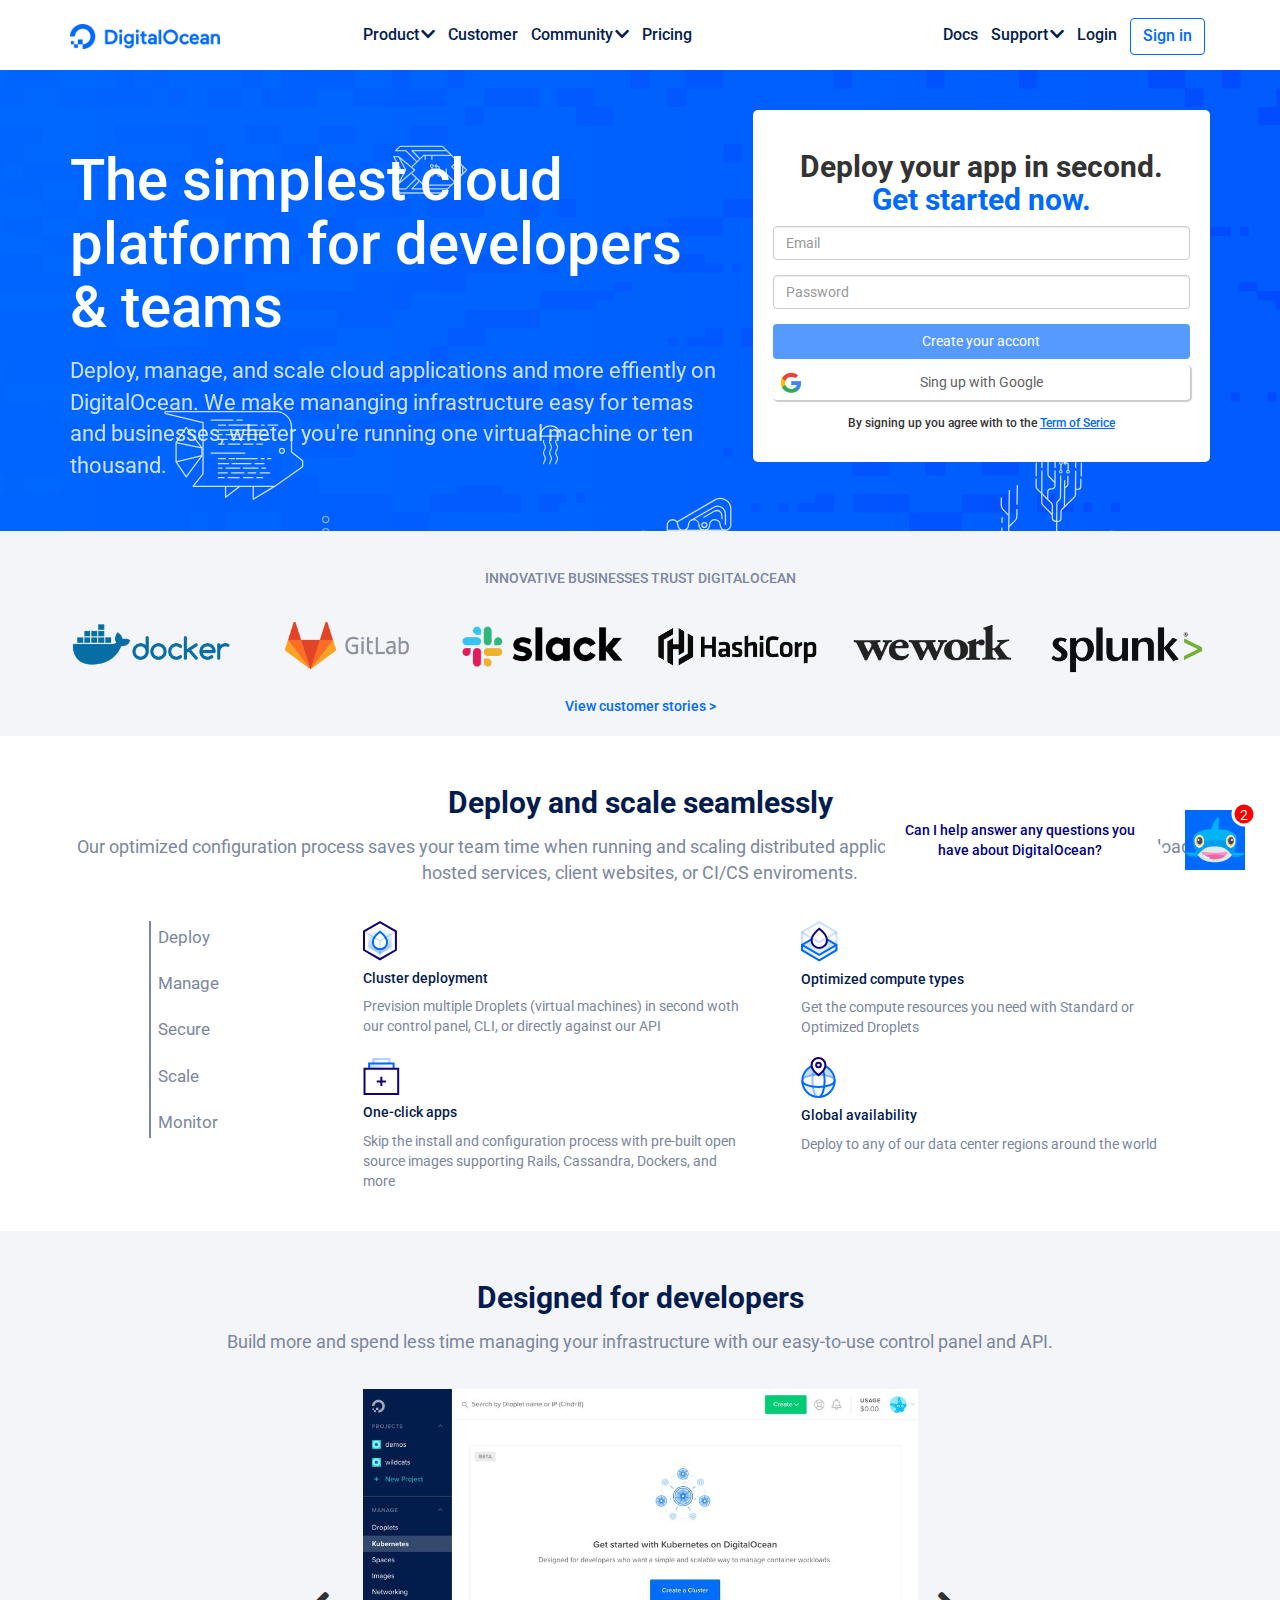
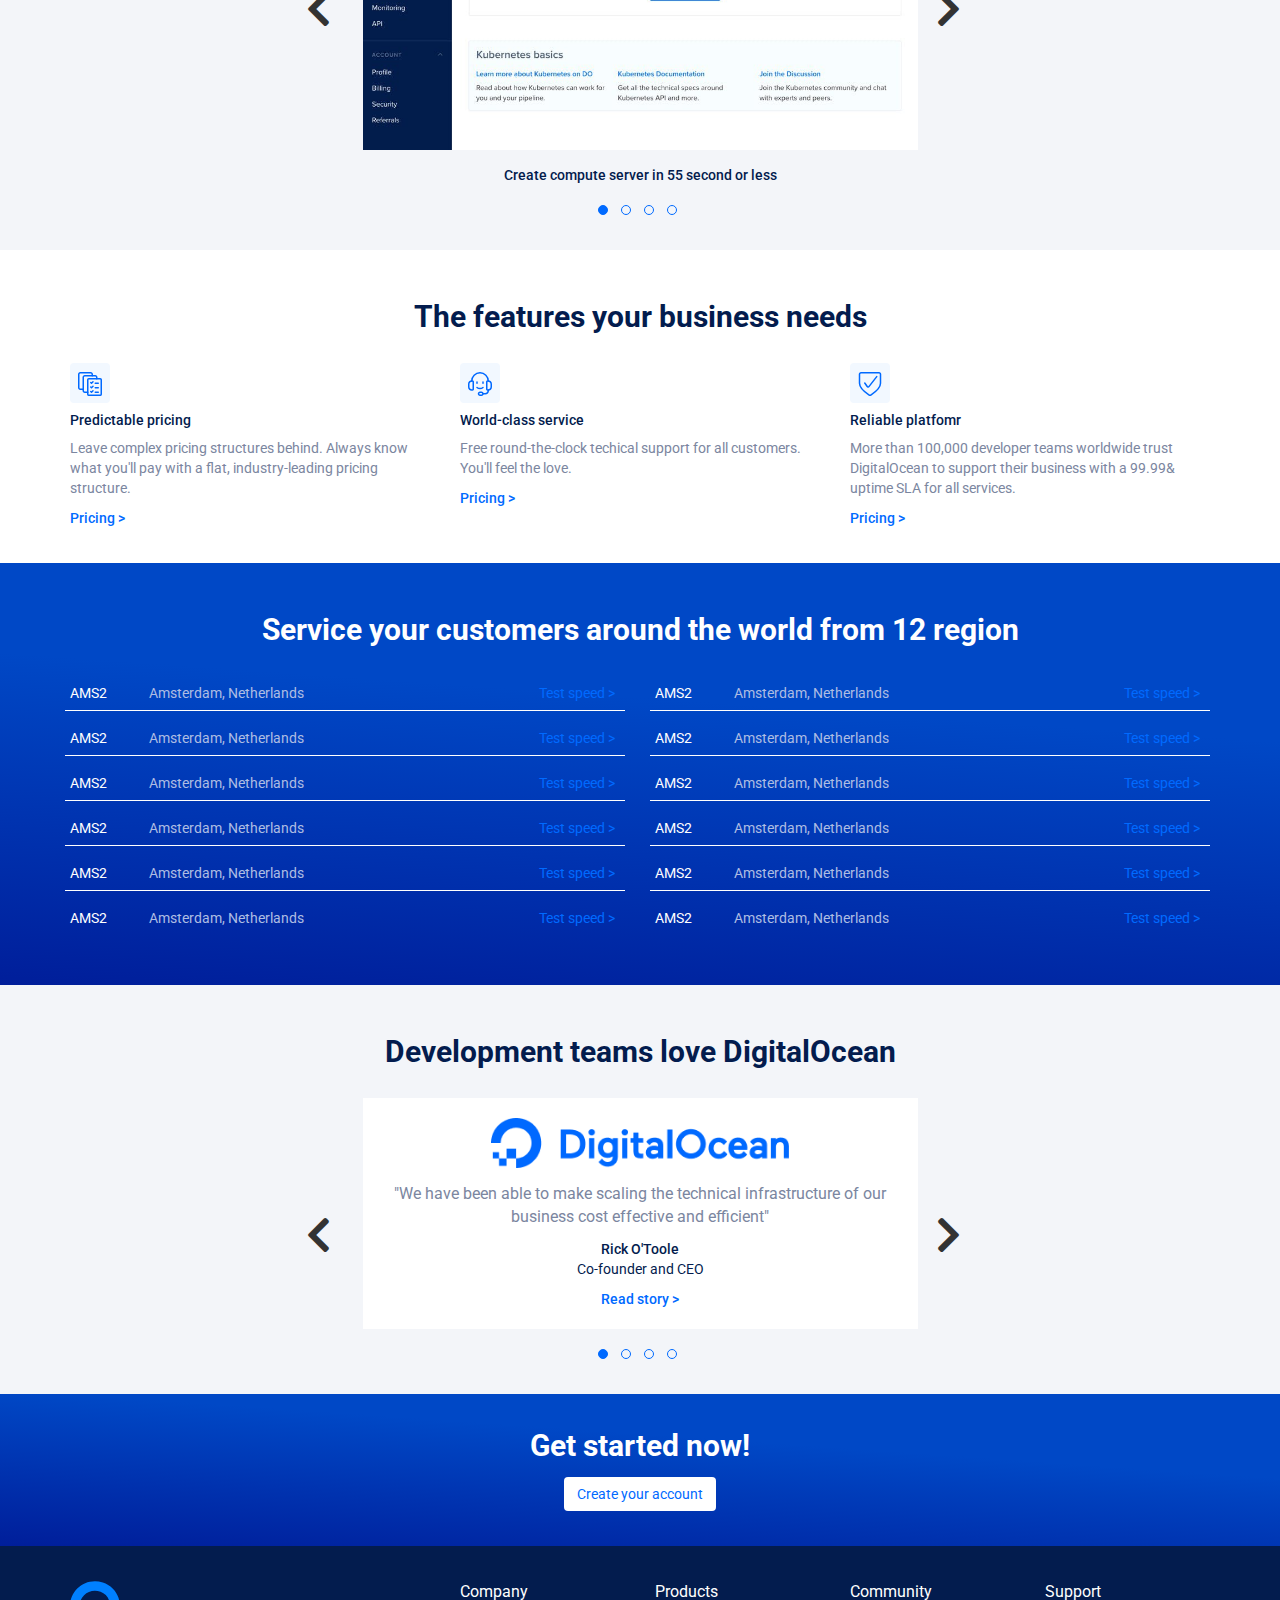
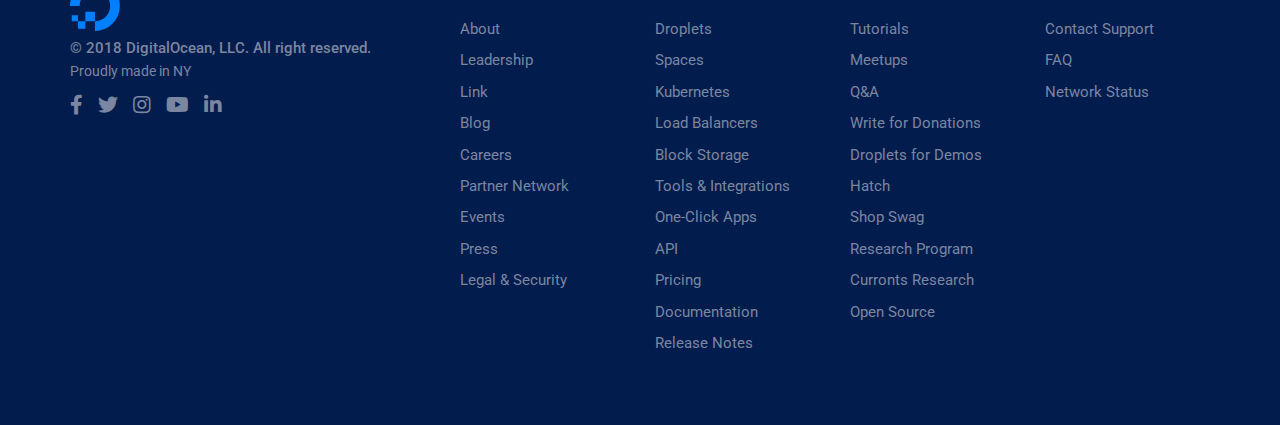
<file: index.html>
<!DOCTYPE html>
<html lang="en" dir="ltr">

<head>
  <meta charset="utf-8">
  <title>DigitalOcean</title>


  <link rel="stylesheet" href="https://cdnjs.cloudflare.com/ajax/libs/font-awesome/5.13.1/css/all.min.css">
  <link rel="stylesheet" href="https://maxcdn.bootstrapcdn.com/bootstrap/3.3.7/css/bootstrap.min.css" integrity="sha384-BVYiiSIFeK1dGmJRAkycuHAHRg32OmUcww7on3RYdg4Va+PmSTsz/K68vbdEjh4u" crossorigin="anonymous">
  <link rel="stylesheet" href="css/normalize.css">
  <link rel="stylesheet" href="css/style.css">

  <link href="https://fonts.googleapis.com/css2?family=Roboto:wght@300;400;500;700&display=swap" rel="stylesheet">

  <link rel="shortcut icon" href="img/favicon.ico" type="image/x-icon">
  <link rel="icon" href="img/favicon.ico" type="image/x-icon">
</head>

<body>
  <!-- HEADER -->
  <header>
    <!-- header_top -->
    <div class="header_top">
      <div class="container">
        <div class="row">

          <div class="col-xs-3">
            <img class="logo" src="img/logo.png" alt="">
          </div>

          <div class="col-lg-5 visible-lg">
            <ul class="list-inline dark_blue">
              <li class="main_menu drop"><a href="#">Product<i class="fas fa-chevron-down"></i></a>

                <div class="drop_menu">
                  <div class="container-fluid">
                    <div class="row">
                      <!-- drop_menu_product_left -->
                      <div class="col-lg-4">
                        <div class="drop_menu_product_left">
                          <h5 class="dark_blue">Featured Product</h5>
                          <ul class="list-unstyled">
                            <li><a href="#">
                                <div class="row">
                                  <div class="col-lg-2"><img src="img/droplet-icon.svg" alt=""></div>
                                  <div class="col-lg-10">
                                    <p>Droplets<br><span>Scalable compute service</span></p>
                                  </div>
                                </div>
                              </a></li>
                            <li><a href="#">
                                <div class="row">
                                  <div class="col-lg-2"><img src="img/kubernet-icon.svg" alt=""></div>
                                  <div class="col-lg-10">
                                    <p>Kubernets<br><span>Manage Kubernetes cluster</span></p>
                                  </div>
                                </div>
                              </a></li>
                            <li><a href="#">
                                <div class="row">
                                  <div class="col-lg-2"><img src="img/database-icon.svg" alt=""></div>
                                  <div class="col-lg-10">
                                    <p>Database<br><span>Worry-free setup &amp; maintenance</span></p>
                                  </div>
                                </div>
                              </a></li>
                            <li><a href="#">
                                <div class="row">
                                  <div class="col-lg-2"><img src="img/space-icon.svg" alt=""></div>
                                  <div class="col-lg-10">
                                    <p>Spaces<br><span>Simply object storage</span></p>
                                  </div>
                                </div>
                              </a></li>

                          </ul>
                        </div>
                      </div>
                      <!-- /drop_menu_product_left -->

                      <!-- drop_menu_product_right -->
                      <div class="col-lg-8">
                        <div class="drop_menu_product_right">
                          <div class="row">
                            <div class="col-lg-4">
                              <ul class="list-unstyled">
                                <li class="first_li"><img src="img/small-icon.svg" alt="">
                                  <h5>COMPUTE</h5>
                                </li>
                                <li><a href="#">Droplets</a></li>
                                <li><a href="#">Kubernets</a></li>
                              </ul>
                            </div>
                            <div class="col-lg-4">
                              <ul class="list-unstyled">
                                <li class="first_li"><img src="img/small-icon.svg" alt="">
                                  <h5>MANAGED DATABASE</h5>
                                </li>
                                <li><a href="#">Droplets</a></li>
                                <li><a href="#">Kubernets</a></li>
                                <li><a href="#">Virtual Private Cloud (VPC)</a></li>
                              </ul>
                            </div>
                            <div class="col-lg-4">
                              <ul class="list-unstyled">
                                <li class="first_li"><img src="img/small-icon.svg" alt="">
                                  <h5>DEVELOPER TOOLS</h5>
                                </li>
                                <li><a href="#">Droplets</a></li>
                                <li><a href="#">Kubernets</a></li>
                                <li><a href="#">Droplets</a></li>
                                <li><a href="#">Kubernets</a></li>
                                <li><a href="#">Kubernets</a></li>
                              </ul>
                            </div>
                            <div class="col-lg-4">
                              <ul class="list-unstyled">
                                <li class="first_li"><img src="img/small-icon.svg" alt="">
                                  <h5>STORAGE</h5>
                                </li>
                                <li><a href="#">Droplets</a></li>
                                <li><a href="#">Kubernets</a></li>
                              </ul>
                            </div>
                            <div class="col-lg-4">
                              <ul class="list-unstyled">
                                <li class="first_li"><img src="img/small-icon.svg" alt="">
                                  <h5>NETWORKING</h5>
                                </li>
                                <li><a href="#">Virtual Private Cloud (VPC)</a></li>
                                <li><a href="#">Kubernets</a></li>
                                <li><a href="#">Virtual Private Cloud (VPC)</a></li>
                                <li><a href="#">Kubernets</a></li>
                                <li><a href="#">Kubernets</a></li>
                              </ul>
                            </div>

                          </div>
                        </div>
                      </div>
                      <!-- /drop_menu_product_right -->

                    </div>
                  </div>
                </div>

              </li>
              <li class="main_menu"><a href="#">Customer</a></li>
              <li class="main_menu drop"><a href="#">Community<i class="fas fa-chevron-down"></i></a>
                <div class="drop_menu">
                  <div class="container-fluid">
                    <div class="row">
                      <!-- drop_menu_product_left -->
                      <div class="col-lg-4">
                        <div class="drop_menu_product_left">
                          <h5 class="dark_blue">Featured Product</h5>
                          <ul class="list-unstyled">
                            <li><a href="#">
                                <div class="row">
                                  <div class="col-lg-2"><img src="img/droplet-icon.svg" alt=""></div>
                                  <div class="col-lg-10">
                                    <p>Droplets<br><span>Scalable compute service</span></p>
                                  </div>
                                </div>
                              </a></li>
                            <li><a href="#">
                                <div class="row">
                                  <div class="col-lg-2"><img src="img/kubernet-icon.svg" alt=""></div>
                                  <div class="col-lg-10">
                                    <p>Kubernets<br><span>Manage Kubernetes cluster</span></p>
                                  </div>
                                </div>
                              </a></li>
                            <li><a href="#">
                                <div class="row">
                                  <div class="col-lg-2"><img src="img/database-icon.svg" alt=""></div>
                                  <div class="col-lg-10">
                                    <p>Database<br><span>Worry-free setup &amp; maintenance</span></p>
                                  </div>
                                </div>
                              </a></li>
                            <li><a href="#">
                                <div class="row">
                                  <div class="col-lg-2"><img src="img/space-icon.svg" alt=""></div>
                                  <div class="col-lg-10">
                                    <p>Spaces<br><span>Simply object storage</span></p>
                                  </div>
                                </div>
                              </a></li>

                          </ul>
                        </div>
                      </div>
                      <!-- /drop_menu_product_left -->

                      <!-- drop_menu_product_right -->
                      <div class="col-lg-8">
                        <div class="drop_menu_product_right">
                          <div class="row">
                            <div class="col-lg-4">
                              <ul class="list-unstyled">
                                <li class="first_li"><img src="img/small-icon.svg" alt="">
                                  <h5>COMPUTE</h5>
                                </li>
                                <li><a href="#">Droplets</a></li>
                                <li><a href="#">Kubernets</a></li>
                              </ul>
                            </div>
                            <div class="col-lg-4">
                              <ul class="list-unstyled">
                                <li class="first_li"><img src="img/small-icon.svg" alt="">
                                  <h5>MANAGED DATABASE</h5>
                                </li>
                                <li><a href="#">Droplets</a></li>
                                <li><a href="#">Kubernets</a></li>
                                <li><a href="#">Virtual Private Cloud (VPC)</a></li>
                              </ul>
                            </div>
                            <div class="col-lg-4">
                              <ul class="list-unstyled">
                                <li class="first_li"><img src="img/small-icon.svg" alt="">
                                  <h5>DEVELOPER TOOLS</h5>
                                </li>
                                <li><a href="#">Droplets</a></li>
                                <li><a href="#">Kubernets</a></li>
                                <li><a href="#">Droplets</a></li>
                                <li><a href="#">Kubernets</a></li>
                                <li><a href="#">Kubernets</a></li>
                              </ul>
                            </div>
                            <div class="col-lg-4">
                              <ul class="list-unstyled">
                                <li class="first_li"><img src="img/small-icon.svg" alt="">
                                  <h5>STORAGE</h5>
                                </li>
                                <li><a href="#">Droplets</a></li>
                                <li><a href="#">Kubernets</a></li>
                              </ul>
                            </div>
                            <div class="col-lg-4">
                              <ul class="list-unstyled">
                                <li class="first_li"><img src="img/small-icon.svg" alt="">
                                  <h5>NETWORKING</h5>
                                </li>
                                <li><a href="#">Virtual Private Cloud (VPC)</a></li>
                                <li><a href="#">Kubernets</a></li>
                                <li><a href="#">Virtual Private Cloud (VPC)</a></li>
                                <li><a href="#">Kubernets</a></li>
                                <li><a href="#">Kubernets</a></li>
                              </ul>
                            </div>

                          </div>
                        </div>
                      </div>
                      <!-- /drop_menu_product_right -->

                    </div>
                  </div>
                </div>

              </li>
              <li class="main_menu"><a href="#">Pricing</a></li>
            </ul>
          </div>

          <div class="col-lg-4 visible-lg">
            <div class="text-right">
              <ul class="list-inline dark_blue">
                <li class="main_menu"><a href="#">Docs</a></li>
                <li class="main_menu drop"><a href="#">Support<i class="fas fa-chevron-down"></i></a>
                  <div class="drop_menu text-left">
                    <div class="container-fluid">
                      <div class="row">
                        <!-- drop_menu_product_left -->
                        <div class="col-lg-4">
                          <div class="drop_menu_product_left">
                            <h5 class="dark_blue">Featured Product</h5>
                            <ul class="list-unstyled">
                              <li><a href="#">
                                  <div class="row">
                                    <div class="col-lg-2"><img src="img/droplet-icon.svg" alt=""></div>
                                    <div class="col-lg-10">
                                      <p>Droplets<br><span>Scalable compute service</span></p>
                                    </div>
                                  </div>
                                </a></li>
                              <li><a href="#">
                                  <div class="row">
                                    <div class="col-lg-2"><img src="img/kubernet-icon.svg" alt=""></div>
                                    <div class="col-lg-10">
                                      <p>Kubernets<br><span>Manage Kubernetes cluster</span></p>
                                    </div>
                                  </div>
                                </a></li>
                              <li><a href="#">
                                  <div class="row">
                                    <div class="col-lg-2"><img src="img/database-icon.svg" alt=""></div>
                                    <div class="col-lg-10">
                                      <p>Database<br><span>Worry-free setup &amp; maintenance</span></p>
                                    </div>
                                  </div>
                                </a></li>
                              <li><a href="#">
                                  <div class="row">
                                    <div class="col-lg-2"><img src="img/space-icon.svg" alt=""></div>
                                    <div class="col-lg-10">
                                      <p>Spaces<br><span>Simply object storage</span></p>
                                    </div>
                                  </div>
                                </a></li>

                            </ul>
                          </div>
                        </div>
                        <!-- /drop_menu_product_left -->

                        <!-- drop_menu_product_right -->
                        <div class="col-lg-8">
                          <div class="drop_menu_product_right">
                            <div class="row">
                              <div class="col-lg-4">
                                <ul class="list-unstyled">
                                  <li class="first_li"><img src="img/small-icon.svg" alt="">
                                    <h5>COMPUTE</h5>
                                  </li>
                                  <li><a href="#">Droplets</a></li>
                                  <li><a href="#">Kubernets</a></li>
                                </ul>
                              </div>
                              <div class="col-lg-4">
                                <ul class="list-unstyled">
                                  <li class="first_li"><img src="img/small-icon.svg" alt="">
                                    <h5>MANAGED DATABASE</h5>
                                  </li>
                                  <li><a href="#">Droplets</a></li>
                                  <li><a href="#">Kubernets</a></li>
                                  <li><a href="#">Virtual Private Cloud (VPC)</a></li>
                                </ul>
                              </div>
                              <div class="col-lg-4">
                                <ul class="list-unstyled">
                                  <li class="first_li"><img src="img/small-icon.svg" alt="">
                                    <h5>DEVELOPER TOOLS</h5>
                                  </li>
                                  <li><a href="#">Droplets</a></li>
                                  <li><a href="#">Kubernets</a></li>
                                  <li><a href="#">Droplets</a></li>
                                  <li><a href="#">Kubernets</a></li>
                                  <li><a href="#">Kubernets</a></li>
                                </ul>
                              </div>
                              <div class="col-lg-4">
                                <ul class="list-unstyled">
                                  <li class="first_li"><img src="img/small-icon.svg" alt="">
                                    <h5>STORAGE</h5>
                                  </li>
                                  <li><a href="#">Droplets</a></li>
                                  <li><a href="#">Kubernets</a></li>
                                </ul>
                              </div>
                              <div class="col-lg-4">
                                <ul class="list-unstyled">
                                  <li class="first_li"><img src="img/small-icon.svg" alt="">
                                    <h5>NETWORKING</h5>
                                  </li>
                                  <li><a href="#">Virtual Private Cloud (VPC)</a></li>
                                  <li><a href="#">Kubernets</a></li>
                                  <li><a href="#">Virtual Private Cloud (VPC)</a></li>
                                  <li><a href="#">Kubernets</a></li>
                                  <li><a href="#">Kubernets</a></li>
                                </ul>
                              </div>

                            </div>
                          </div>
                        </div>
                        <!-- /drop_menu_product_right -->

                      </div>
                    </div>
                  </div>

                </li>
                <li class="main_menu"><a href="#">Login</a></li>
                <li class="main_menu"><a class="btn blue" href="#">Sign in</a></li>
              </ul>
            </div>
          </div>

          <div class="col-xs-1 col-xs-offset-8 hidden-lg">
            <span class="glyphicon glyphicon-menu-hamburger blue" aria-hidden="true"></span>
          </div>

        </div>
      </div>

    </div>
    <!-- /header_top -->

    <!-- header_bottom -->
    <div class="hero">
      <div class="container">
        <div class="row">

          <div class="col-xs-12 col-sm-7 col-md-8 col-lg-7 ">
            <div class="hero_text white">
              <h1>The simplest cloud platform for developers &amp; teams</h1>
              <p>Deploy, manage, and scale cloud applications and more effiently on DigitalOcean. We make mananging infrastructure easy for temas and businesses, wheter you're running one virtual machine or ten thousand.</p>
            </div>
          </div>

          <div class="col-xs-12 col-sm-5 col-md-4 col-lg-5">
            <div class="box_white text-center">
              <h2>Deploy your app in second. <br><span class="blue">Get started now.</span></h2>
              <!-- form -->
              <form>
                <div class="form-group">
                  <input type="email" class="form-control" id="email" placeholder="Email">
                </div>
                <div class="form-group">
                  <input type="password" class="form-control" id="password" placeholder="Password">
                </div>
                <!-- bottoni -->
                <a class="btn_hero btn_blue" href="#">Create your accont</a>

                <div class="btn_google">
                  <img class="logo_google" src="img/logo-google.png" alt="">
                  <a class="btn_hero btn_white" href="#">Sing up with Google</a>
                </div>

                <p class="small">By signing up you agree with to the <a class="blue" href="#">Term of Serice</a></p>
              </form>
            </div>
          </div>
        </div>
      </div>
    </div>
    <!-- /header_bottom -->
  </header>
  <!-- /HEADER -->


  <!-- MAIN -->
  <main>
    <!-- trust_logos -->
    <section id="trust_logos" class="text-center bg_light_grey padding_tb ">
      <div class="container">
        <div class="row">
          <div class="col-xs-12">
            <h5>INNOVATIVE BUSINESSES TRUST DIGITALOCEAN </h5>
          </div>
          <!-- immagini -->
          <div class="col-xs-6 col-sm-4 col-md-2">
            <img class="logo_trust" src="img/docker-logo.svg" alt="">
          </div>
          <div class="col-xs-6 col-sm-4 col-md-2">
            <img class="logo_trust" src="img/gitlab-logo.svg" alt="">
          </div>
          <div class="col-xs-6 col-sm-4 col-md-2">
            <img class="logo_trust" src="img/slack-logo.svg" alt="">
          </div>
          <div class="col-xs-6 col-sm-4 col-md-2">
            <img class="logo_trust" src="img/hashi-corp-logo.svg" alt="">
          </div>
          <div class="col-xs-6 col-sm-4 col-md-2">
            <img class="logo_trust" src="img/wework-logo.svg" alt="">
          </div>
          <div class="col-xs-6 col-sm-4 col-md-2">
            <img class="logo_trust" src="img/splunk-logo.svg" alt="">
          </div>

          <a class="blue link" href="#">View customer stories &gt;</a>

        </div>
      </div>
    </section>

    <!-- deploy -->
    <section id="deploy" class="padding_tb ">
      <div class="container">
        <div class="text-center">
          <h2 class="dark_blue">Deploy and scale seamlessly</h2>
          <p class="font_18">Our optimized configuration process saves your team time when running and scaling distributed applications, AI &gt; machine learning workloads, hosted services, client websites, or CI/CS enviroments.</p>
        </div>

        <div class="row">

          <div class="col-xs-12 col-md-3">
            <ul class="deploy_menu list-unstyled grey">
              <li><a href="">Deploy</a></li>
              <li><a href="">Manage</a></li>
              <li><a href="">Secure</a></li>
              <li><a href="">Scale</a></li>
              <li><a href="">Monitor</a></li>
            </ul>
          </div>

          <div class="col-xs-12 col-md-9">

            <div class="row">
              <div class="col-xs-12 col-sm-6">
                <div class="deploy_items">
                  <img class="icon_deploy" src="img/block-icon.svg" alt="">
                  <h5 class="dark_blue">Cluster deployment</h5>
                  <p>Prevision multiple Droplets (virtual machines) in second woth our control panel, CLI, or directly against our API</p>
                </div>
              </div>
              <div class="col-xs-12 col-sm-6">
                <div class="deploy_items">
                  <img class="icon_deploy" src="img/drop-icon.svg" alt="">
                  <h5 class="dark_blue">Optimized compute types</h5>
                  <p>Get the compute resources you need with Standard or Optimized Droplets</p>
                </div>
              </div>
            </div>

            <div class="row">
              <div class="col-xs-12 col-sm-6">
                <div class="deploy_items">
                  <img class="icon_deploy" src="img/1-click-icon.svg" alt="">
                  <h5 class="dark_blue">One-click apps</h5>
                  <p>Skip the install and configuration process with pre-built open source images supporting Rails, Cassandra, Dockers, and more</p>
                </div>
              </div>
              <div class="col-xs-12 col-sm-6">
                <div class="deploy_items">
                  <img class="icon_deploy" src="img/global-icon.svg" alt="">
                  <h5 class="dark_blue">Global availability</h5>
                  <p>Deploy to any of our data center regions around the world</p>
                </div>
              </div>
            </div>
            <!-- /row -->
          </div>

        </div>
      </div>
    </section>

    <!-- designed -->
    <section id="designed" class="bg_light_grey text-center padding_tb ">
      <div class="container">
        <h2 class="dark_blue">Designed for developers</h2>
        <p class="font_18">Build more and spend less time managing your infrastructure with our easy-to-use control panel and API.</p>
        <div class="row">
          <div class="col-xs-8 col-xs-offset-2 col-sm-6 col-sm-offset-3">
            <div class="carousel_slide">
              <img class="img-responsive" src="img/designed-img-1.jpg" alt="">
              <p class="dark_blue">Create compute server in 55 second or less</p>
              <ul class="list-inline">
                <li><a href="#"></a></li>
                <li><a href="#"></a></li>
                <li><a href="#"></a></li>
                <li><a href="#"></a></li>
              </ul>
            </div>
          </div>
        </div>
      </div>
    </section>

    <!-- features -->
    <section id="features" class="padding_tb ">
      <div class="container">
        <h2 class="text-center dark_blue">The features your business needs</h2>
        <div class="row">
          <div class="col-xs-12 col-sm-4">
            <img src="img/task-list-icon.svg" alt="">
            <h5>Predictable pricing</h5>
            <p>Leave complex pricing structures behind. Always know what you'll pay with a flat, industry-leading pricing structure.</p>
            <a class="blue link" href="">Pricing &gt;</a>
          </div>
          <div class="col-xs-12 col-sm-4">
            <img src="img/service-icon.svg" alt="">
            <h5>World-class service</h5>
            <p>Free round-the-clock techical support for all customers. You'll feel the love.</p>
            <a class="blue link" href="">Pricing &gt;</a>
          </div>
          <div class="col-xs-12 col-sm-4">
            <img src="img/reliable-icon.svg" alt="">
            <h5>Reliable platfomr</h5>
            <p>More than 100,000 developer teams worldwide trust DigitalOcean to support their business with a 99.99&amp; uptime SLA for all services.</p>
            <a class="blue link" href="">Pricing &gt;</a>
          </div>
        </div>

      </div>
    </section>

    <!-- service -->
    <section id="service" class="bg_gradient_blue padding_tb ">
      <div class="container">
        <h2 class="text-center white">Service your customers around the world from 12 region</h2>
        <div class="row">

          <div class="col-xs-12 col-md-6">
            <ul class="service_list list-inline">
              <li class="city_code white">AMS2</li>
              <li class="city">Amsterdam, Netherlands</li>
              <li class="speed blue"><a href="#">Test speed &gt;</a></li>
            </ul>
            <ul class="service_list list-inline">
              <li class="city_code white">AMS2</li>
              <li class="city">Amsterdam, Netherlands</li>
              <li class="speed blue"><a href="#">Test speed &gt;</a></li>
            </ul>
            <ul class="service_list list-inline">
              <li class="city_code white">AMS2</li>
              <li class="city">Amsterdam, Netherlands</li>
              <li class="speed blue"><a href="#">Test speed &gt;</a></li>
            </ul>
            <ul class="service_list list-inline">
              <li class="city_code white">AMS2</li>
              <li class="city">Amsterdam, Netherlands</li>
              <li class="speed blue"><a href="#">Test speed &gt;</a></li>
            </ul>
            <ul class="service_list list-inline">
              <li class="city_code white">AMS2</li>
              <li class="city">Amsterdam, Netherlands</li>
              <li class="speed blue"><a href="#">Test speed &gt;</a></li>
            </ul>
            <ul class="service_list list-inline">
              <li class="city_code white">AMS2</li>
              <li class="city">Amsterdam, Netherlands</li>
              <li class="speed blue"><a href="#">Test speed &gt;</a></li>
            </ul>
          </div>

          <div class="col-xs-12 col-md-6">
            <ul class="service_list list-inline">
              <li class="city_code white">AMS2</li>
              <li class="city">Amsterdam, Netherlands</li>
              <li class="speed blue"><a href="#">Test speed &gt;</a></li>
            </ul>
            <ul class="service_list list-inline">
              <li class="city_code white">AMS2</li>
              <li class="city">Amsterdam, Netherlands</li>
              <li class="speed blue"><a href="#">Test speed &gt;</a></li>
            </ul>
            <ul class="service_list list-inline">
              <li class="city_code white">AMS2</li>
              <li class="city">Amsterdam, Netherlands</li>
              <li class="speed blue"><a href="#">Test speed &gt;</a></li>
            </ul>
            <ul class="service_list list-inline">
              <li class="city_code white">AMS2</li>
              <li class="city">Amsterdam, Netherlands</li>
              <li class="speed blue"><a href="#">Test speed &gt;</a></li>
            </ul>
            <ul class="service_list list-inline">
              <li class="city_code white">AMS2</li>
              <li class="city">Amsterdam, Netherlands</li>
              <li class="speed blue"><a href="#">Test speed &gt;</a></li>
            </ul>
            <ul class="service_list list-inline">
              <li class="city_code white">AMS2</li>
              <li class="city">Amsterdam, Netherlands</li>
              <li class="speed blue"><a href="#">Test speed &gt;</a></li>
            </ul>
          </div>

        </div>
      </div>
    </section>


    <!-- dev_teams -->
    <section id="dev_teams" class="bg_light_grey text-center padding_tb ">
      <div class="container">
        <h2 class="dark_blue">Development teams love DigitalOcean</h2>

        <div class="row">
          <div class="col-xs-8 col-xs-offset-2 col-sm-6 col-sm-offset-3">
            <div class="carousel_slide">
              <div class="carousel_text_box">
                <img src="img/logo.png" alt="">
                <p>"We have been able to make scaling the technical infrastructure of our business cost effective and efficient"</p>
                <p class="dark_blue"><span>Rick O'Toole</span><br>Co-founder and CEO</p>
                <a class="blue link" href="#">Read story &gt;</a>
              </div>
              <ul class="list-inline">
                <li><a href="#"></a></li>
                <li><a href="#"></a></li>
                <li><a href="#"></a></li>
                <li><a href="#"></a></li>
              </ul>
            </div>
          </div>
        </div>
      </div>
    </section>

    <!-- get_start -->
    <section id="get_start" class="bg_gradient_blue text-center">
      <h2 class="white">Get started now!</h2>
      <a class="btn" href="#">Create your account</a>
    </section>

  </main>
  <!-- /MAIN -->

  <!-- FOOTER -->
  <footer>
    <div class="container">
      <div class="row">

        <div class="col-xs-12 col-lg-4">
          <img class="footer_logo" src="img/logo-symbol.svg" alt="">
          <p>&copy; 2018 DigitalOcean, LLC. All right reserved.</p>
          <p>Proudly made in NY</p>
          <div class="social_logo grey">
            <ul class="list-inline">
              <li>
                <a href="#"><i class="fab fa-facebook-f"></i></a>
              </li>
              <li>
                <a href="#"><i class="fab fa-twitter"></i></a>
              </li>
              <li>
                <a href="#"><i class="fab fa-instagram"></i></a>
              </li>
              <li>
                <a href="#"><i class="fab fa-youtube"></i></a>
              </li>
              <li>
                <a href="#"><i class="fab fa-linkedin-in"></i></a>
              </li>
            </ul>
          </div>
        </div>

        <div class="col-xs-12 col-sm-6 col-lg-2">
          <ul class="info list-unstyled grey">
            <li class="white">Company</li>
            <li><a href="#">About</a></li>
            <li><a href="#">Leadership</a></li>
            <li><a href="#">Link</a></li>
            <li><a href="#">Blog</a></li>
            <li><a href="#">Careers</a></li>
            <li><a href="#">Partner Network</a></li>
            <li><a href="#">Events</a></li>
            <li><a href="#">Press</a></li>
            <li><a href="#">Legal &amp; Security</a></li>
          </ul>
        </div>

        <div class="col-xs-12 col-sm-6 col-lg-2">
          <ul class="info list-unstyled grey">
            <li class="white">Products</li>
            <li><a href="#">Droplets</a></li>
            <li><a href="#">Spaces</a></li>
            <li><a href="#">Kubernetes</a></li>
            <li><a href="#">Load Balancers</a></li>
            <li><a href="#">Block Storage</a></li>
            <li><a href="#">Tools &amp; Integrations</a></li>
            <li><a href="#">One-Click Apps</a></li>
            <li><a href="#">API</a></li>
            <li><a href="#">Pricing</a></li>
            <li><a href="#">Documentation</a></li>
            <li><a href="#">Release Notes</a></li>
          </ul>
        </div>

        <div class="col-xs-12 col-sm-6 col-lg-2">
          <ul class="info list-unstyled grey">
            <li class="white">Community</li>
            <li><a href="#">Tutorials</a></li>
            <li><a href="#">Meetups</a></li>
            <li><a href="#">Q&amp;A</a></li>
            <li><a href="#">Write for Donations</a></li>
            <li><a href="#">Droplets for Demos</a></li>
            <li><a href="#">Hatch</a></li>
            <li><a href="#">Shop Swag</a></li>
            <li><a href="#">Research Program</a></li>
            <li><a href="#">Curronts Research</a></li>
            <li><a href="#">Open Source</a></li>
          </ul>
        </div>

        <div class="col-xs-12 col-sm-6 col-lg-2">
          <ul class="info list-unstyled grey">
            <li class="white">Support</li>
            <li><a href="#">Contact Support</a></li>
            <li><a href="#">FAQ</a></li>
            <li><a href="#">Network Status</a></li>
          </ul>
        </div>

      </div>


      <div class="col-xs-12 shark_helper">
        <div class="row">
          <div class="col-xs-12 col-md-3 col-md-push-9">
            <div class="shark_helper_img">
              <img src="img/shark_footer.jpg" alt="">
              <div class="round_num">2</div>
            </div>
          </div>
          <div class="col-xs-12 col-md-9 col-md-pull-3">
            <div class="shark_helper_text arrow_box">
              <p>Can I help answer any questions you have about DigitalOcean?</p>
            </div>
          </div>
        </div>
      </div>


    </div>
  </footer>
  <!-- /FOOTER -->




</body>

</html>
</file>
<file: css/style.css>
a {
  color: inherit;
}

a:hover {
  text-decoration: none;
}

body {
  font-family: 'Roboto', sans-serif;
}

h1 {
  font-size: 40px;
  margin-bottom: 15px;
}

h2 {
  font-weight: 700;
}

#features h2, #service h2, #dev_teams h2 {
  margin-bottom: 30px;
}

h5 {
  color: #031C4E;
}

main p, footer p {
  color: #7B86A0;
}

/* text colors */
.blue {
  color: #006AFF;
}

.black {
  color: black;
}

.dark_blue {
  color: #031C4E;
}

.grey {
  color: #7B86A0;
}

.white {
  color: white;
}

/* background colors */
.bg_gradient_blue {
  background: rgb(0, 72, 198);
  background: linear-gradient(184deg, rgba(0, 72, 198, 1) 35%, rgba(0, 30, 154, 1) 100%);
}

.bg_light_grey {
  background-color: #F3F5F9;
}

/* mix */
.font_18 {
  font-size: 18px;
  padding-top: 5px;
  padding-bottom: 25px;
}

.carousel_slide .list-inline li a {
  display: inline-block;
  width: 10px;
  height: 10px;
  border: 1px solid;
  border-radius: 50%;
  border-color: #006AFF;
}

.carousel_slide .list-inline li:first-child a {
  background-color: #006AFF
}

.link {
  font-weight: 500;
}

.padding_tb {
  padding-top: 30px;
  padding-bottom: 20px;
}

/**** HEADER ****/
.header_top {
  position: fixed;
  top: 0;
  left: 0;
  z-index: 1;
  width: 100%;
  height: 70px;
  line-height: 70px;
  background-color: white;
}

.logo {
  width: 150px;
}

.header_top .main_menu>a {
  font-size: 16px;
  font-weight: 500;
}

.header_top a:hover {
  color: #006AFF;
}

.header_top .btn {
  transition: background-color 0.5s ease;
}

.header_top .btn:hover {
  background-color: #348FFD;
  color: white;
}

.header_top i {
  margin-left: 2px;
}

.header_top .btn {
  border: 1px solid;
}

/* header_top drop_menu */
.drop_menu {
  display: none;
  position: absolute;
  top: 70px;
  left: 0;
  z-index: 3;
  width: 100%;
  background-color: white;
  line-height: initial;
}

.header_top [class*="col-lg"] {
  position: static;
}

.drop:hover .drop_menu {
  display: block;
}

.drop_menu h5 {
  display: inline-block;
}

.drop_menu>.container-fluid>.row>[class*="col-lg"] {
  padding-top: 30px;
  border: 1px solid #c7c0c0;
  min-height: 380px;
}

.drop_menu_product_left {
  padding-left: 40px;
}

.drop_menu_product_left li {
  padding: 12px 0;
}

/* .drop_menu_product_right .col-lg-4 {
  margin-bottom: 60px;
} */
.drop_menu_product_left span {
  font-weight: normal;
  color: #7B86A0;
}

.drop_menu_product_right .first_li {
  margin-left: 10px;
}

.drop_menu_product_right .first_li {
  margin-left: 10px;
}

.drop_menu_product_right .first_li img {
  margin-right: 10px;
}

.drop_menu_product_right li:not(.first_li) {
  margin-left: 40px;
  padding: 3px 0;
}

.drop_menu_product_right li:last-child {
  margin-bottom: 20px;
}

/* hero */
.hero {
  position: relative;
  margin-top: 70px;
  background-color: blue;
  background-image: url(../img/hero-bg.svg);
  background-position: center;
  background-size: cover;
  background-repeat: no-repeat;
}

.hero>.container {
  padding-top: 40px;
  padding-bottom: 40px;
}

.hero_text p {
  font-size: 20px;
  opacity: .8
}

.box_white {
  background-color: white;
  border-radius: 5px;
  padding: 20px;
}

.btn_hero {
  display: inline-block;
  width: 100%;
  height: 35px;
  line-height: 35px;
  border-radius: 4px;
}

.btn_blue {
  background-color: #579AFF;
  color: white;
}

.btn_blue:hover {
  background-color: #348FFD;
  color: white;
}

.btn_white {
  background-color: white;
  color: #626262;
  box-shadow: 1px 1px 1px 1px #ccc;
}

.btn_white:hover {
  /* background-color: whitesmoke; */
  box-shadow: 2px 2px 2px 2px #ccc;
}

.btn_google {
  position: relative;
  margin-top: 6px;
}

.logo_google {
  position: absolute;
  top: 50%;
  left: 0;
  transform: translateY(-50%);
  width: 20px;
  margin-left: 8px;
}

.small {
  font-weight: 500;
  margin-top: 15px;
}

.small a {
  text-decoration: underline;
}

/**** MAIN ****/
/* trust logo section */
#trust_logos {}

#trust_logos h5 {
  color: #7B86A0;
}

.logo_trust {
  height: 100px;
  max-width: 100%;
}

/* deploy section */
#deploy {}

.deploy_menu {
  margin-bottom: 30px;
}

.deploy_menu li {
  border-left: 2px solid;
  padding: 11px 7px;
  font-size: 17px;
}

.deploy_menu li:first-child {
  padding-top: 4px;
}

.deploy_menu li:last-child {
  padding-bottom: 4px;
}

.deploy_menu li:hover {
  border-left: 3px solid #006AFF;
  color: #031C4E;
  font-weight: 500;
}

.deploy_items {
  padding-right: 30px;
  margin-bottom: 20px;
}

/* designed section */
#designed {}

#designed .row p {
  margin-top: 15px;
  font-weight: 500;
}

/* features */
#features .row>div {
  margin-bottom: 15px;
}

/* service */
div>.service_list:not(:last-child) {
  border-bottom: 1px solid white;
}

.row>div:first-child>.service_list:last-child {
  margin-bottom: 30px;
}

.service_list li {
  padding-top: 7px;
  padding-bottom: 7px;
}

.service_list .city_code {
  width: 10%;
}

.service_list .city {
  width: 58%;
  padding-left: 25px;
  color: #AEBDE3;
}

.service_list .speed {
  width: 30%;
  text-align: right;
}

.service_list .speed a:hover {
  color: white;
  border-radius: 3%;
  padding: 15px 0;
}

/* dev_teams */
.carousel_text_box {
  min-height: 200px;
  background-color: white;
  padding: 20px;
}

.carousel_text_box img {
  max-height: 50px;
  margin-bottom: 15px;
}

.carousel_text_box>p:first-of-type {
  font-size: 16px;
}

.carousel_text_box span {
  font-weight: 500;
}

.carousel_slide .list-inline {
  margin-top: 15px;
}

/* get_start */
#get_start {
  padding-top: 15px;
  padding-bottom: 35px;
}

#get_start .btn {
  background-color: white;
  transition: background-color 0.5s ease;
  color: #006AFF;
  margin-top: 5px;
}

#get_start .btn:hover {
  background-color: #006AFF;
  color: white;
}

/**** FOOTER ****/
footer {
  background-color: #031C4E;
  padding-top: 35px;
  padding-bottom: 35px;
  position: relative;
}

footer a:hover {
  color: white;
}

footer .row>div {
  margin-bottom: 20px;
}

.footer_logo {
  margin-bottom: 7px;
}

.footer_logo+p {
  margin-bottom: 2px;
  font-size: 15px;
  font-weight: 500;
}

.social_logo {
  font-size: 20px;
}

footer .info li:not(.white) {
  padding-top: 5px;
  padding-bottom: 5px;
}

footer .info .white {
  font-size: 16px;
  margin-bottom: 10px;
}

footer .info a {
  font-size: 15px;
}

.shark_helper {
  position: absolute;
  bottom: 0;
  right: 10px;
  max-width: 400px;
}

.arrow_box {
  position: relative;
  background: #fff;
}

.shark_helper_img {
  position: relative;
  display: inline-block;
}

.shark_helper_img .round_num {
  position: absolute;
  top: 4px;
  right: -40%;
  transform: translate(-50%, -50%);
  width: 25px;
  height: 25px;
  border-radius: 50%;
  border: 3px solid white;
  background-color: red;
  color: white;
  text-align: center;
}

.shark_helper_text {
  border-radius: 5px;
  background-color: white;
}

.arrow_box:after, .arrow_box:before {
  bottom: 100%;
  left: 0;
  border: solid transparent;
  content: " ";
  height: 0;
  width: 0;
  position: absolute;
  pointer-events: none;
}

.arrow_box:before {
  border-color: rgba(255, 255, 255, 0);
  border-bottom-color: #fff;
  border-width: 10px;
  margin-left: 20px;
}

.shark_helper_text p {
  padding: 10px;
  color: darkblue;
  font-weight: 500;
  text-align: center;
}

/**************************
MEDIA QUERY
***************************/
@media screen and (min-width: 768px) {

  /**** HEADER ****/
  /* hero */
  .hero_text p {
    font-size: 22px;
    opacity: .8
  }

  /**** MAIN ****/
  /* designed section */
  .carousel_slide::before {
    font-family: "Font Awesome 5 Free";
    font-weight: 900;
    content: "\f053";
    position: absolute;
    top: 50%;
    left: -5%;
    transform: translate(-50%, -50%);
    font-size: 40px;
    cursor: pointer;
  }

  .carousel_slide::after {
    font-family: "Font Awesome 5 Free";
    font-weight: 900;
    content: "\f054";
    position: absolute;
    top: 50%;
    right: -7%;
    transform: translate(-50%, -50%);
    font-size: 40px;
    cursor: pointer;
  }
}

@media screen and (min-width: 992px) {
  h1 {
    font-size: 58px;
  }

  .deploy_menu {
    margin-left: 30%;
  }

  .shark_helper {
    position: fixed;
  }

  .arrow_box:before {
    left: 100%;
    top: 50%;
  }

  .arrow_box:before {
    border-color: rgba(255, 255, 255, 0);
    border-left-color: #fff;
    border-width: 10px;
    margin-left: 0px;
  }
}
</file>
